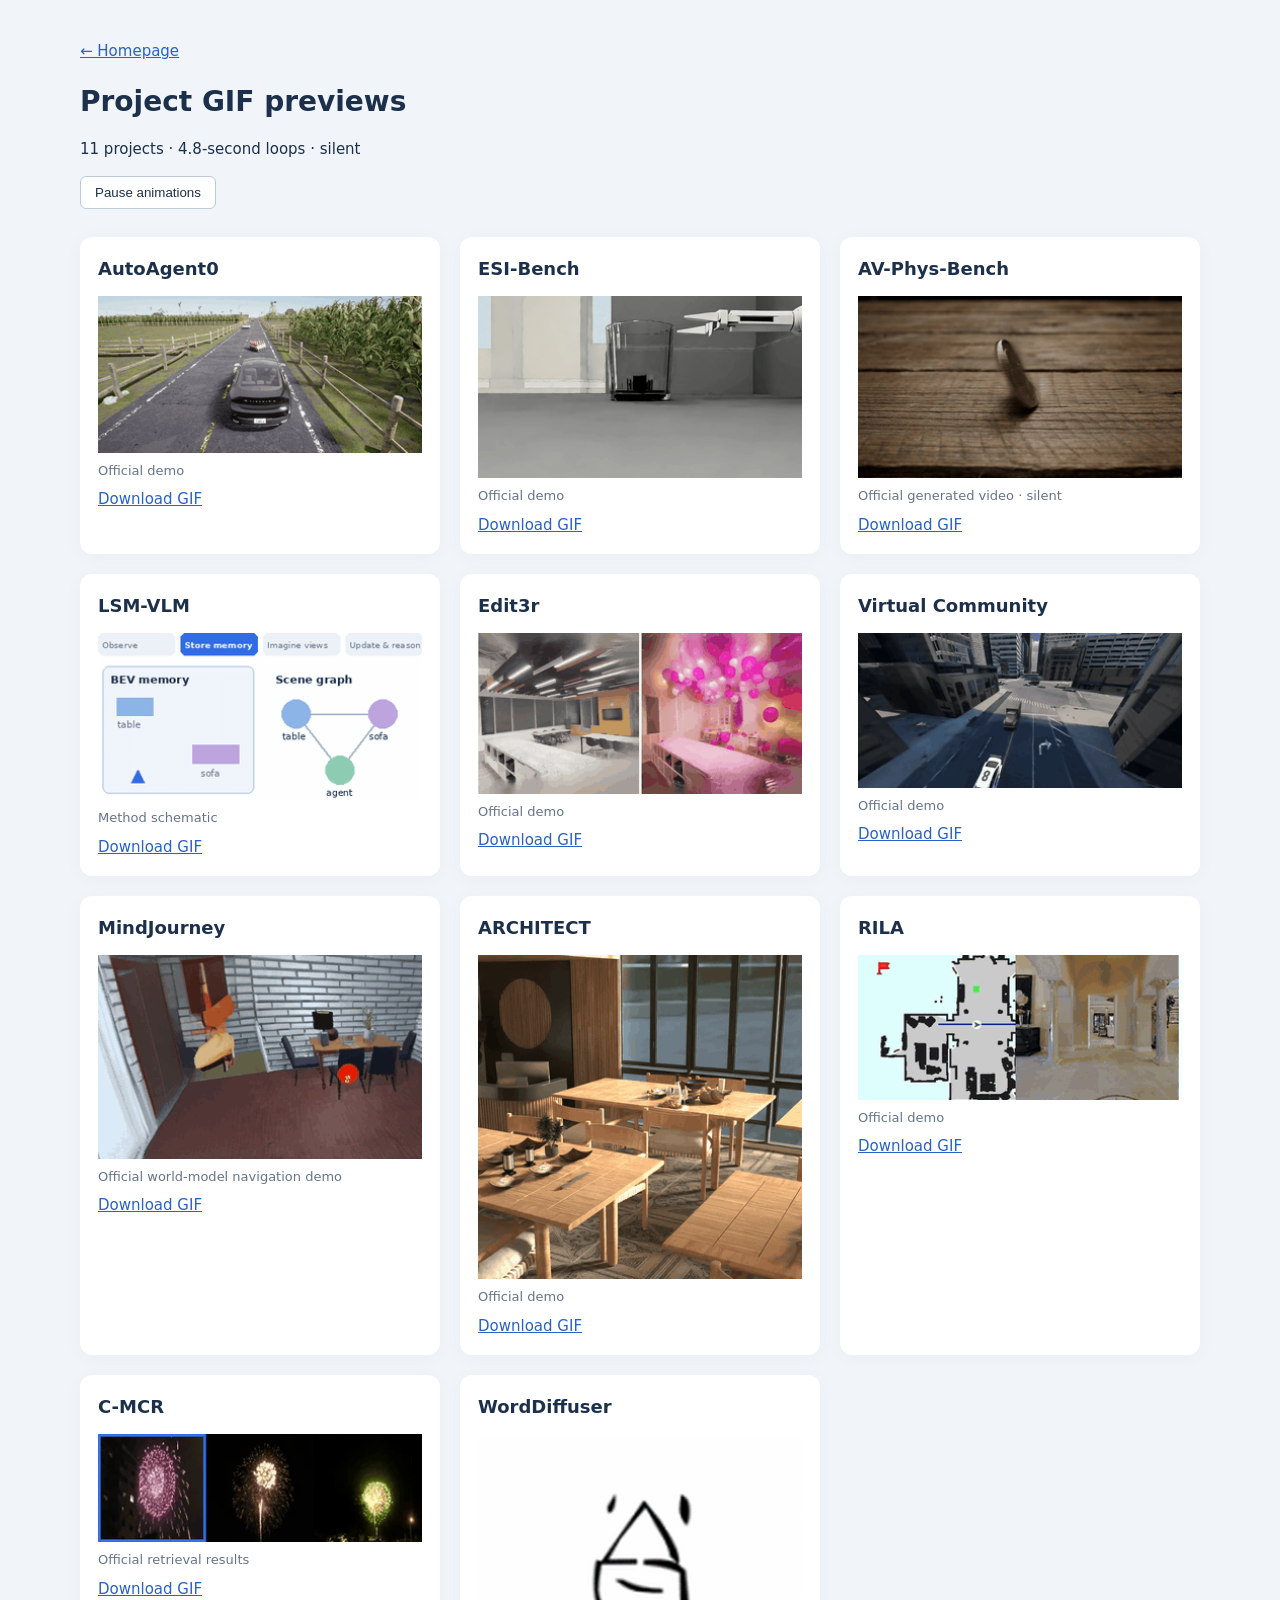
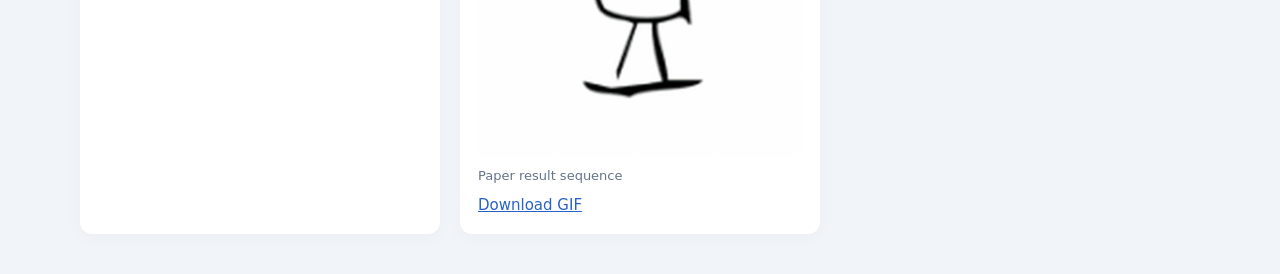
<file: gif-preview.html>
<!doctype html>
<html lang="en"><head><meta charset="utf-8"><meta name="viewport" content="width=device-width, initial-scale=1"><title>Project GIF previews</title>
<style>
body{font:15px/1.5 system-ui,sans-serif;background:#f1f4f8;color:#1c304b;max-width:1120px;margin:40px auto;padding:0 24px}h1{font-size:28px;margin-bottom:6px}h2{font-size:18px;margin:0 0 14px}a{color:#2762c6}header{margin-bottom:28px}main{display:grid;grid-template-columns:repeat(auto-fit,minmax(280px,1fr));gap:20px}article{background:white;padding:18px;border-radius:12px;box-shadow:0 3px 20px #17294408}img{width:100%;height:auto;display:block}article p{color:#65748a;margin:8px 0;font-size:13px}button{cursor:pointer;border:1px solid #bdcada;border-radius:6px;background:white;padding:8px 14px;color:#1c304b}
</style></head><body><header><a href="index.html">← Homepage</a><h1>Project GIF previews</h1><p>11 projects · 4.8-second loops · silent</p><button type="button" id="animation-toggle" hidden>Pause animations</button></header><main>
<article><h2>AutoAgent0</h2><picture><source media="(prefers-reduced-motion: reduce)" srcset="img/autoagent0.png"><img src="img/gifs/autoagent0.gif" data-animation="img/gifs/autoagent0.gif" data-still="img/autoagent0.png" alt="AutoAgent0 — Official demo" width="320" height="155"></picture><p>Official demo</p><a href="img/gifs/autoagent0.gif" download>Download GIF</a></article>
<article><h2>ESI-Bench</h2><picture><source media="(prefers-reduced-motion: reduce)" srcset="img/esi-bench.png"><img src="img/gifs/esi-bench.gif" data-animation="img/gifs/esi-bench.gif" data-still="img/esi-bench.png" alt="ESI-Bench — Official demo" width="320" height="180"></picture><p>Official demo</p><a href="img/gifs/esi-bench.gif" download>Download GIF</a></article>
<article><h2>AV-Phys-Bench</h2><picture><source media="(prefers-reduced-motion: reduce)" srcset="img/av-phys-bench.png"><img src="img/gifs/av-phys-bench.gif" data-animation="img/gifs/av-phys-bench.gif" data-still="img/av-phys-bench.png" alt="AV-Phys-Bench — Official generated video · silent" width="320" height="180"></picture><p>Official generated video · silent</p><a href="img/gifs/av-phys-bench.gif" download>Download GIF</a></article>
<article><h2>LSM-VLM</h2><picture><source media="(prefers-reduced-motion: reduce)" srcset="img/lsm-vlm.png"><img src="img/gifs/lsm-vlm.gif" data-animation="img/gifs/lsm-vlm.gif" data-still="img/lsm-vlm.png" alt="LSM-VLM — Method schematic" width="320" height="165"></picture><p>Method schematic</p><a href="img/gifs/lsm-vlm.gif" download>Download GIF</a></article>
<article><h2>Edit3r</h2><picture><source media="(prefers-reduced-motion: reduce)" srcset="img/edit3r.png"><img src="img/gifs/edit3r.gif" data-animation="img/gifs/edit3r.gif" data-still="img/edit3r.png" alt="Edit3r — Official demo" width="320" height="159"></picture><p>Official demo</p><a href="img/gifs/edit3r.gif" download>Download GIF</a></article>
<article><h2>Virtual Community</h2><picture><source media="(prefers-reduced-motion: reduce)" srcset="img/Virtual_Community.jpg"><img src="img/gifs/virtual-community.gif" data-animation="img/gifs/virtual-community.gif" data-still="img/Virtual_Community.jpg" alt="Virtual Community — Official demo" width="320" height="153"></picture><p>Official demo</p><a href="img/gifs/virtual-community.gif" download>Download GIF</a></article>
<article><h2>MindJourney</h2><picture><source media="(prefers-reduced-motion: reduce)" srcset="img/TTS.png"><img src="img/gifs/mindjourney.gif?v=b0424a3b39" data-animation="img/gifs/mindjourney.gif?v=b0424a3b39" data-still="img/TTS.png" alt="MindJourney — Official world-model navigation demo" width="320" height="201"></picture><p>Official world-model navigation demo</p><a href="img/gifs/mindjourney.gif?v=b0424a3b39" download>Download GIF</a></article>
<article><h2>ARCHITECT</h2><picture><source media="(prefers-reduced-motion: reduce)" srcset="img/architect.png"><img src="img/gifs/architect.gif" data-animation="img/gifs/architect.gif" data-still="img/architect.png" alt="ARCHITECT — Official demo" width="320" height="320"></picture><p>Official demo</p><a href="img/gifs/architect.gif" download>Download GIF</a></article>
<article><h2>RILA</h2><picture><source media="(prefers-reduced-motion: reduce)" srcset="img/pub1.jpg"><img src="img/gifs/rila.gif?v=d9f21be7f8" data-animation="img/gifs/rila.gif?v=d9f21be7f8" data-still="img/pub1.jpg" alt="RILA — Official demo" width="320" height="143"></picture><p>Official demo</p><a href="img/gifs/rila.gif?v=d9f21be7f8" download>Download GIF</a></article>
<article><h2>C-MCR</h2><picture><source media="(prefers-reduced-motion: reduce)" srcset="img/pub2.jpg"><img src="img/gifs/c-mcr.gif" data-animation="img/gifs/c-mcr.gif" data-still="img/pub2.jpg" alt="C-MCR — Official retrieval results" width="320" height="107"></picture><p>Official retrieval results</p><a href="img/gifs/c-mcr.gif" download>Download GIF</a></article>
<article><h2>WordDiffuser</h2><picture><source media="(prefers-reduced-motion: reduce)" srcset="img/pub3.jpg"><img src="img/gifs/worddiffuser.gif" data-animation="img/gifs/worddiffuser.gif" data-still="img/pub3.jpg" alt="WordDiffuser — Paper result sequence" width="320" height="320"></picture><p>Paper result sequence</p><a href="img/gifs/worddiffuser.gif" download>Download GIF</a></article>
</main><script src="scripts/project-previews.js" defer></script></body></html>
</file>
